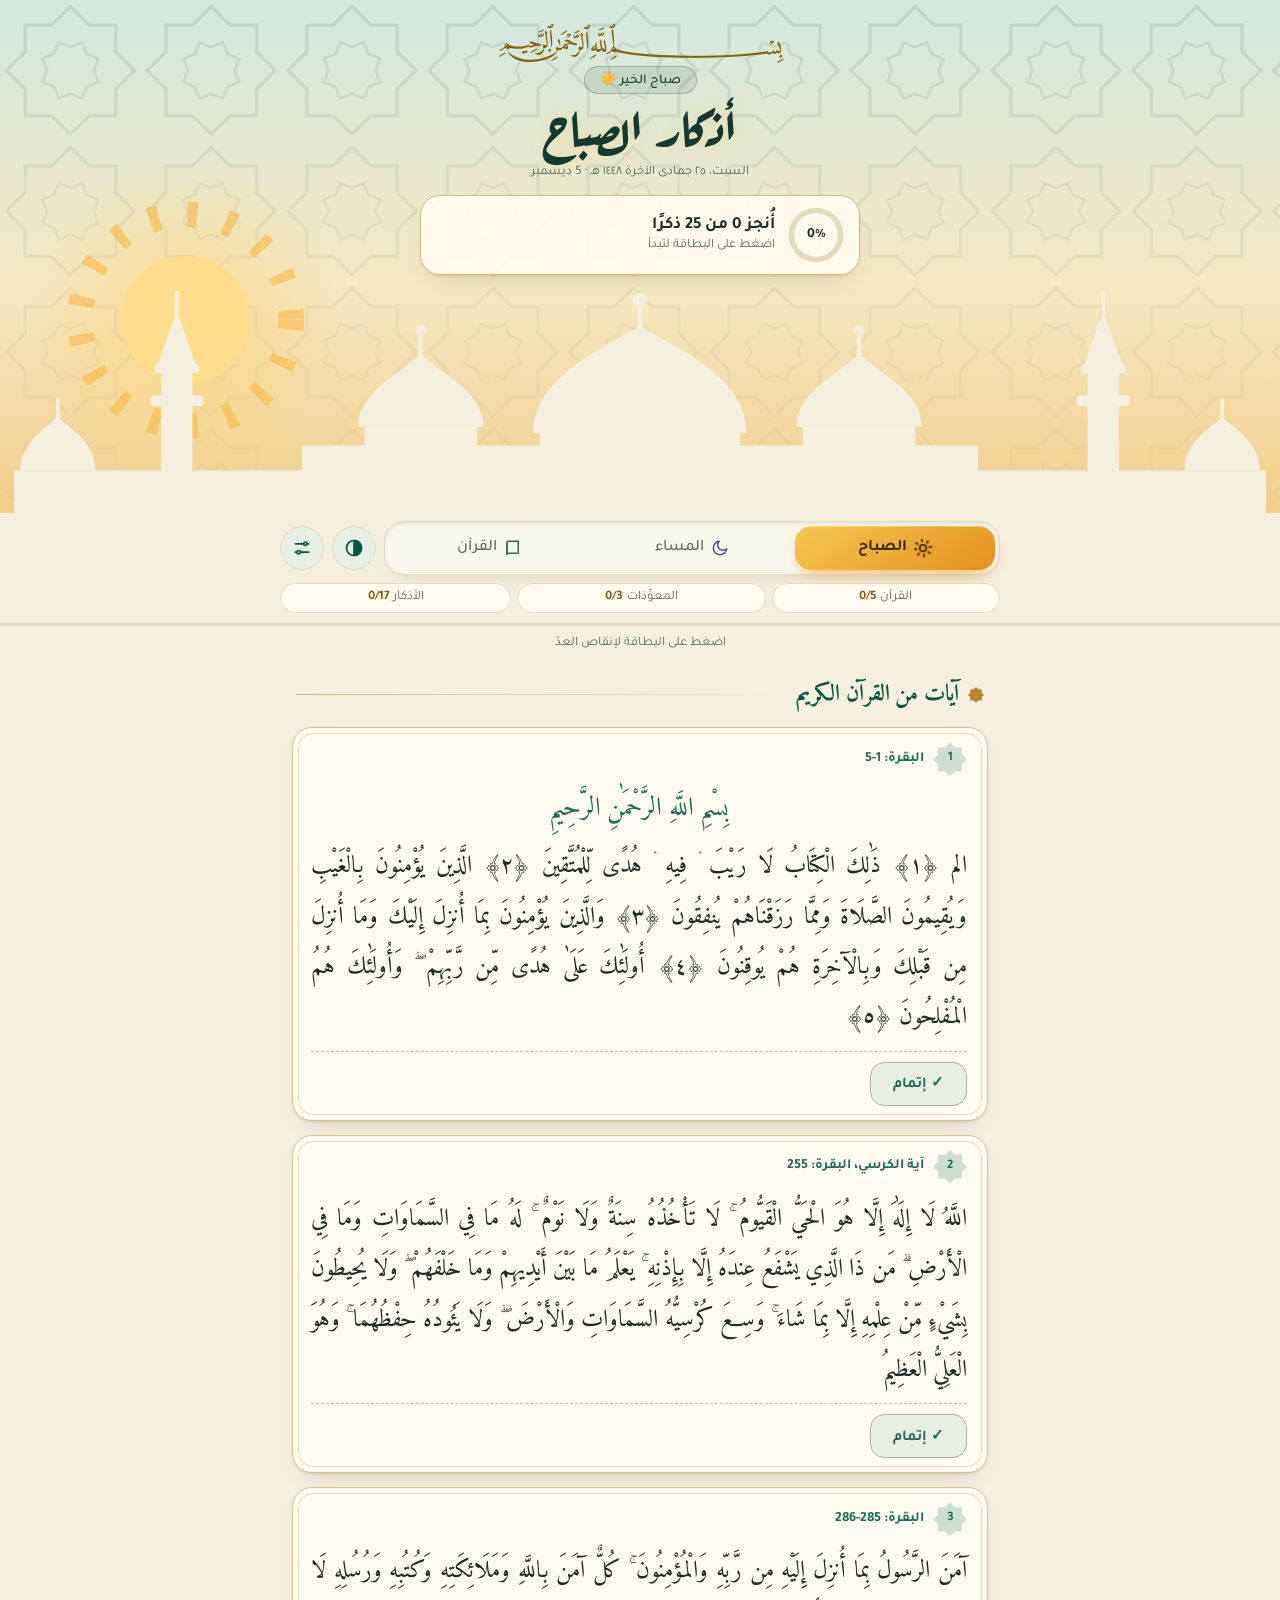
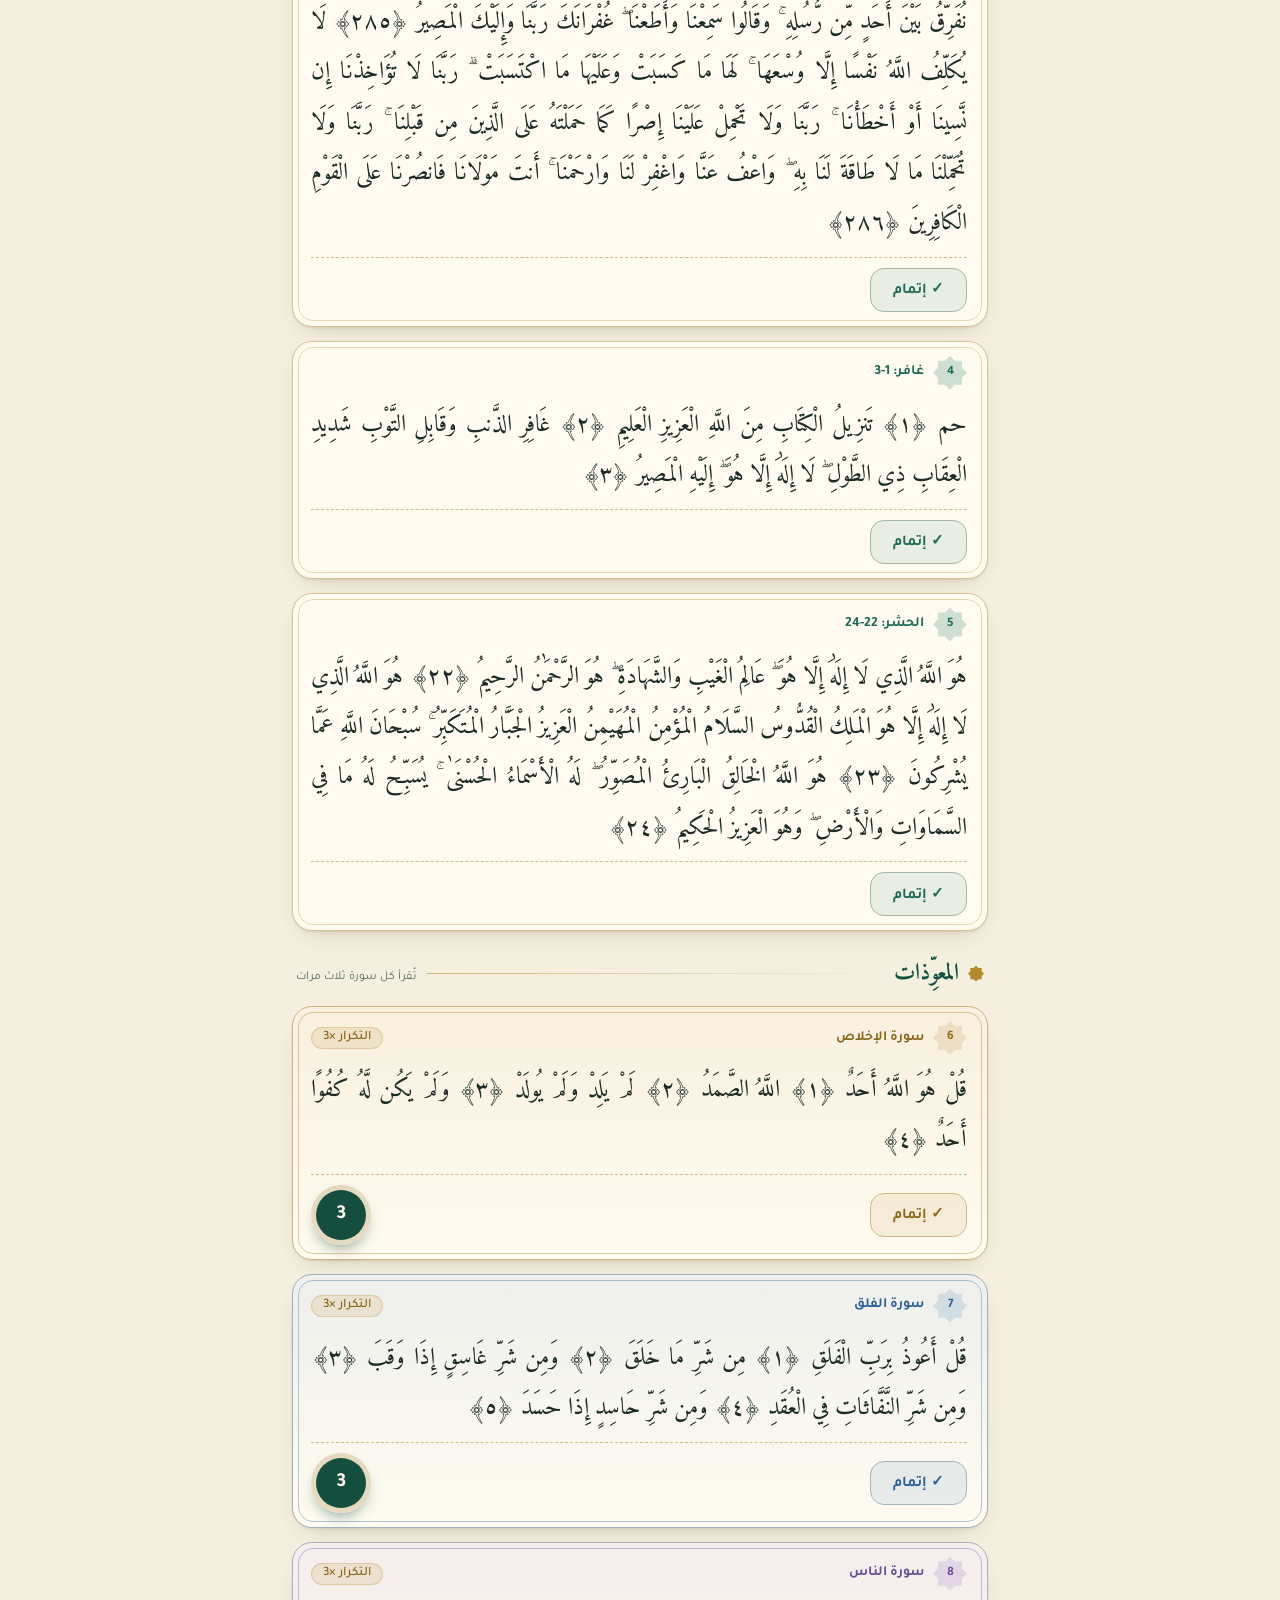
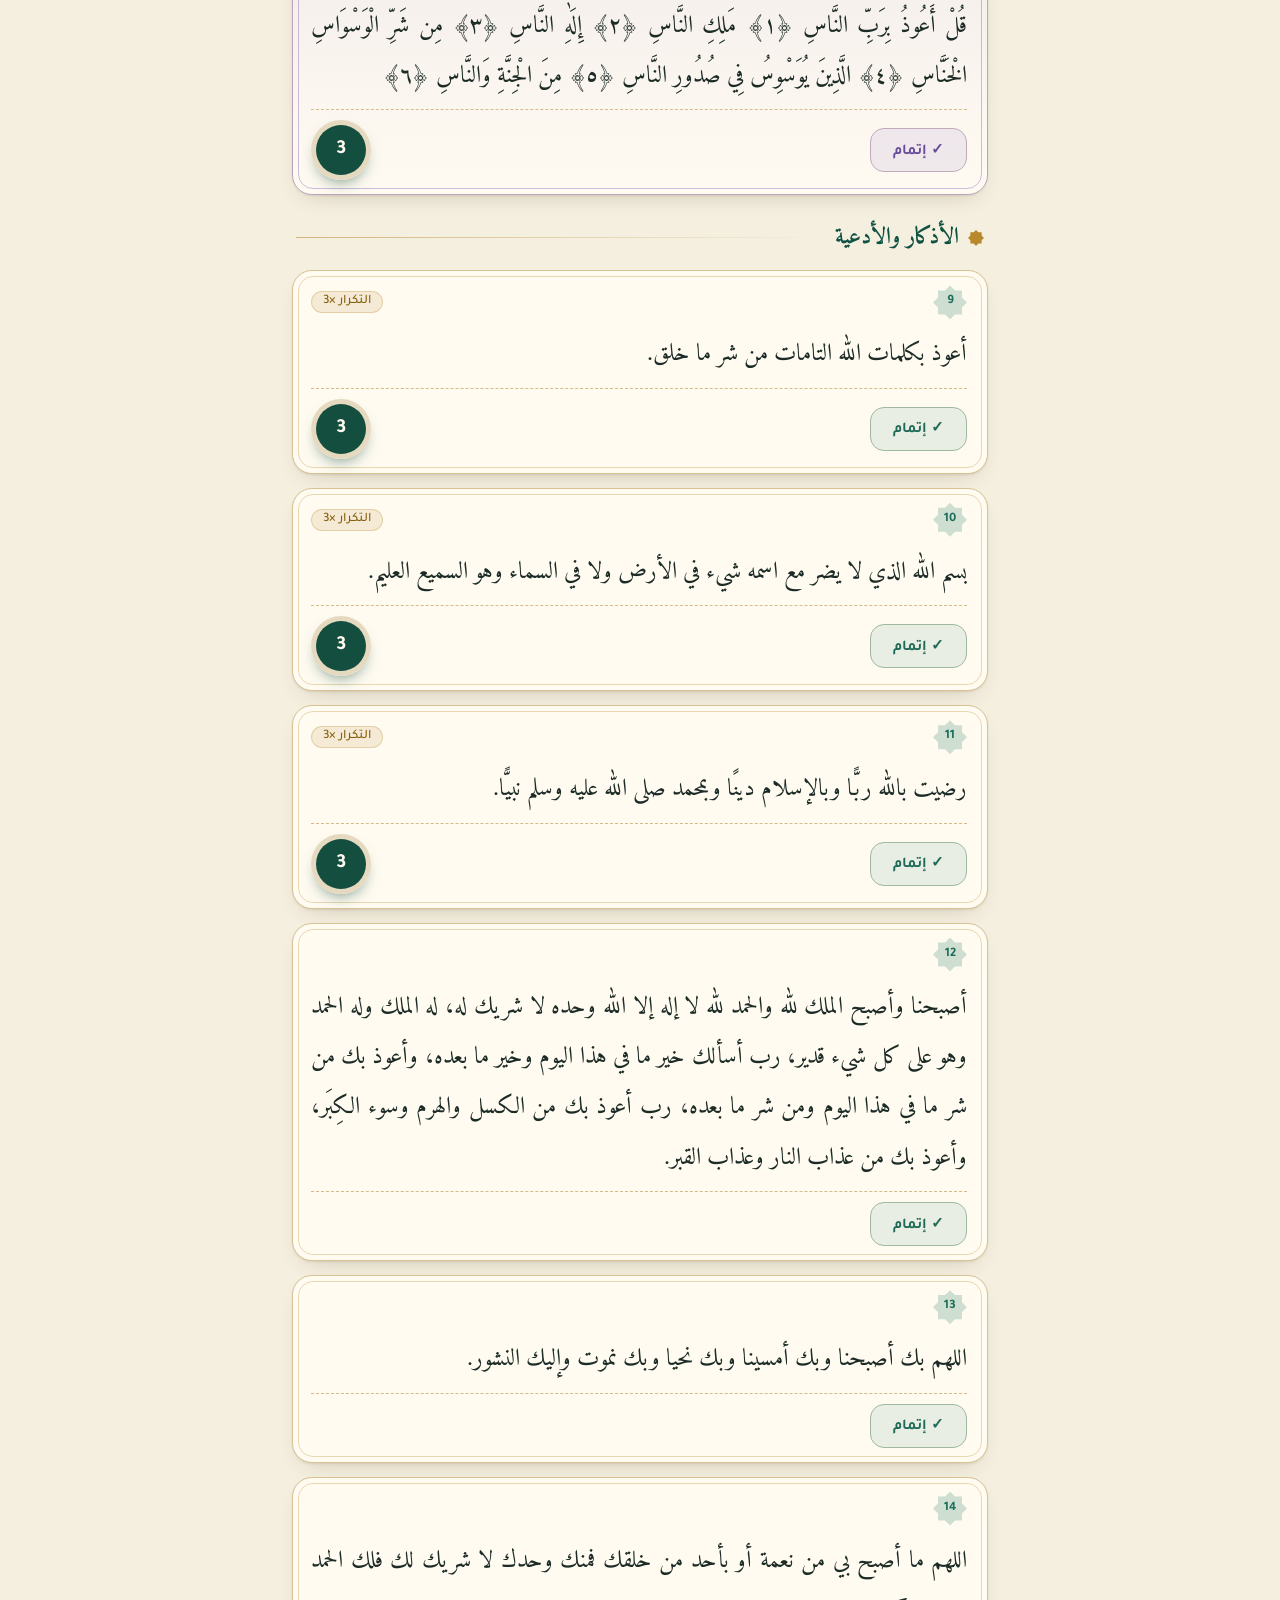
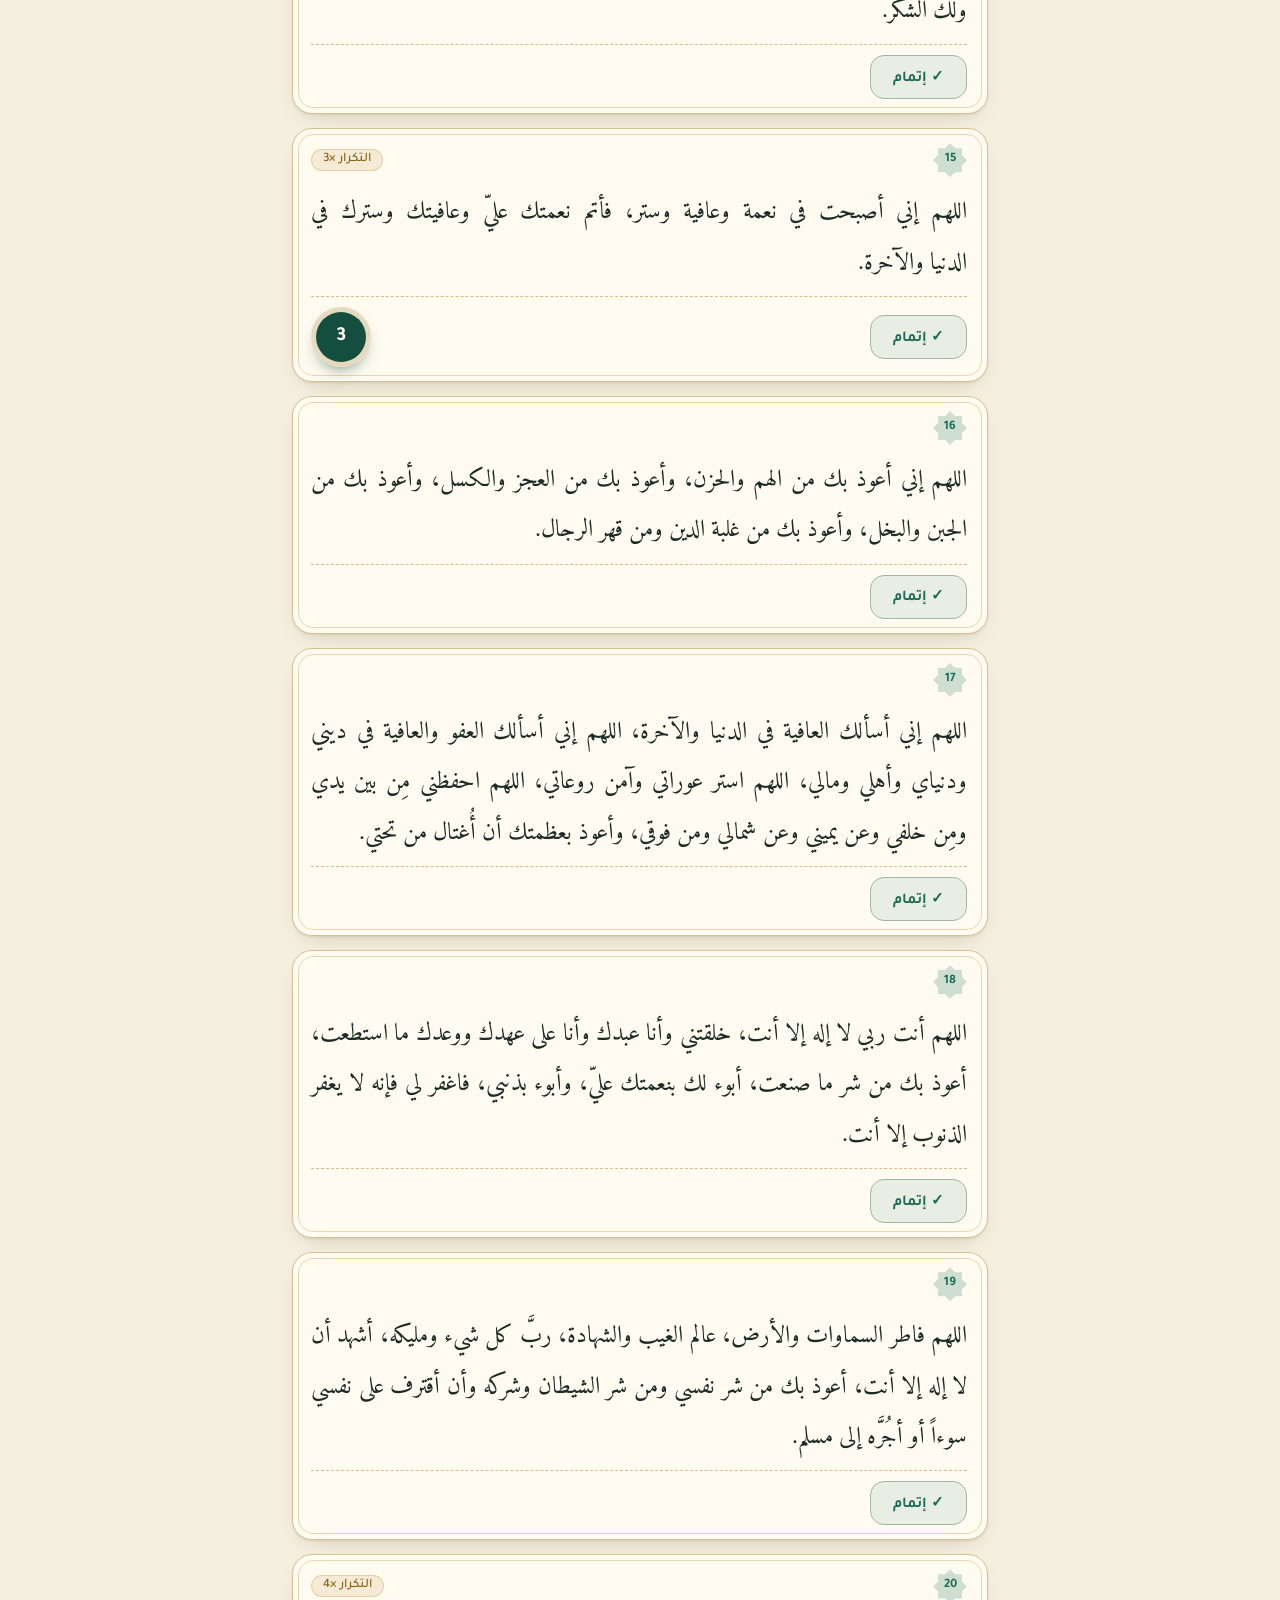
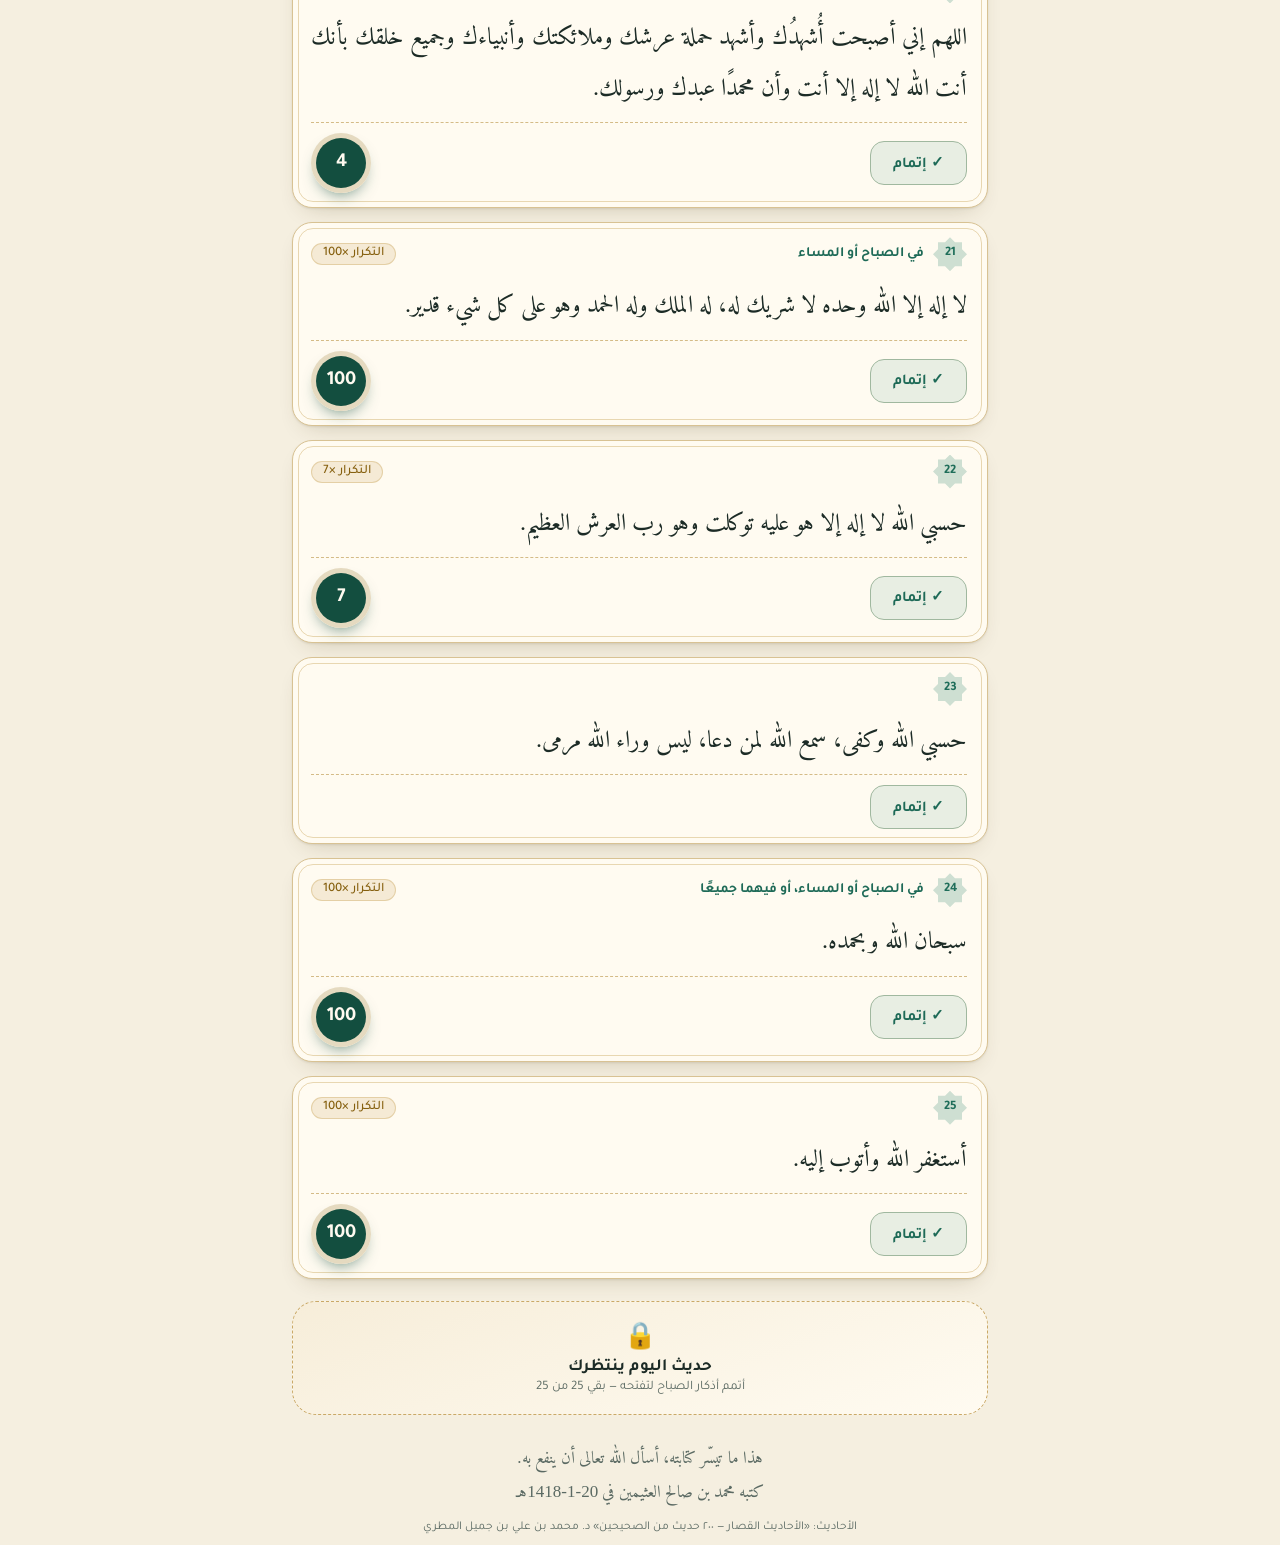
<file: index.html>
<!DOCTYPE html>
<html lang="ar" dir="rtl">
<head>
<meta charset="utf-8">
<meta name="viewport" content="width=device-width, initial-scale=1, viewport-fit=cover">
<meta name="color-scheme" content="light dark">
<meta name="theme-color" content="#f5efe0" id="tc">
<title>الأذكار صباحًا ومساءً</title>
<link rel="stylesheet" href="css/fonts.css">
<link rel="stylesheet" href="css/style.css">
</head>
<body data-m="m">
<header class="hero">
<svg class="sky" viewBox="0 0 400 240" preserveAspectRatio="xMinYMin slice" aria-hidden="true">
<defs>
<pattern id="gp" width="44" height="44" patternUnits="userSpaceOnUse"><path d="M22.00 2.00 L27.86 7.86 L36.14 7.86 L36.14 16.14 L42.00 22.00 L36.14 27.86 L36.14 36.14 L27.86 36.14 L22.00 42.00 L16.14 36.14 L7.86 36.14 L7.86 27.86 L2.00 22.00 L7.86 16.14 L7.86 7.86 L16.14 7.86 Z" fill="none" stroke="currentColor" stroke-width="1"/><path d="M25.64 13.22 L27.14 16.86 L30.78 18.36 L29.27 22.00 L30.78 25.64 L27.14 27.14 L25.64 30.78 L22.00 29.27 L18.36 30.78 L16.86 27.14 L13.22 25.64 L14.73 22.00 L13.22 18.36 L16.86 16.86 L18.36 13.22 L22.00 14.73 Z" fill="none" stroke="currentColor" stroke-width=".8"/></pattern>
<linearGradient id="gf" x1="0" y1="0" x2="0" y2="1"><stop offset="0" stop-color="#fff"/><stop offset=".75" stop-color="#000"/></linearGradient>
<mask id="gm"><rect width="400" height="240" fill="url(#gf)"/></mask>
<radialGradient id="sg"><stop offset="0" stop-color="#ffd36b" stop-opacity=".6"/><stop offset="1" stop-color="#ffd36b" stop-opacity="0"/></radialGradient>
<radialGradient id="mg"><stop offset="0" stop-color="#f4efd6" stop-opacity=".35"/><stop offset="1" stop-color="#f4efd6" stop-opacity="0"/></radialGradient>
</defs>
<rect class="gp" width="400" height="240" fill="url(#gp)" mask="url(#gm)" style="color:var(--hi)"/>
<g class="stars" fill="#fff"><circle cx="150" cy="30" r="1.6"/><circle cx="210" cy="55" r="1.2" style="animation-delay:.6s"/><circle cx="260" cy="22" r="1.8" style="animation-delay:1.1s"/><circle cx="320" cy="60" r="1.3" style="animation-delay:.3s"/><circle cx="360" cy="25" r="1.6" style="animation-delay:1.7s"/><circle cx="110" cy="80" r="1.1" style="animation-delay:2s"/><circle cx="290" cy="95" r="1.2" style="animation-delay:.9s"/><circle cx="385" cy="90" r="1.4" style="animation-delay:1.4s"/><circle cx="180" cy="100" r="1" style="animation-delay:2.4s"/><circle cx="235" cy="120" r="1" style="animation-delay:1.9s"/></g>
<g id="sun"><circle cx="58" cy="100" r="50" fill="url(#sg)"/><g class="rays"><circle cx="58" cy="100" r="33" fill="none" stroke="#f6b73c" stroke-width="8" stroke-dasharray="3 9" opacity=".55"/></g><circle cx="58" cy="100" r="20" fill="#ffd166"/><circle cx="58" cy="100" r="20" fill="#fff" opacity=".25"/></g>
<g id="moon"><circle cx="58" cy="100" r="46" fill="url(#mg)"/><path transform="translate(33 74) scale(2.4)" d="M21 13A9 9 0 1111 3a7 7 0 0010 10z" fill="#f4efd6"/></g>
</svg>
<div class="in"><div class="bis">﷽</div><div class="gt" id="gt"></div><h1 id="ttl"></h1><p class="dt" id="dt"></p>
<div class="strip"><div class="rw"><svg viewBox="0 0 52 52"><circle class="rb" cx="26" cy="26" r="22"/><circle class="rf" id="rg" cx="26" cy="26" r="22" transform="rotate(-90 26 26)"/></svg><b id="pc">0%</b></div>
<div class="st"><b id="sb"></b><small id="sb2"></small></div>
</div></div>
<svg class="skyline" viewBox="0 0 400 72" aria-hidden="true">
<rect x="0" y="58" width="400" height="14"/><rect x="92" y="50" width="216" height="10"/>
<rect x="168" y="46" width="64" height="14"/><path d="M166 46C166 30 182 22 200 12C218 22 234 30 234 46Z"/><rect x="199.2" y="3" width="1.6" height="10"/><circle cx="200" cy="3.6" r="2.4"/>
<rect x="112" y="44" width="36" height="8"/><path d="M110 44C110 34 120 29 130 21C140 29 150 34 150 44Z"/><rect x="129.3" y="13.5" width="1.4" height="8"/><circle cx="130" cy="13.2" r="1.7"/>
<rect x="252" y="44" width="36" height="8"/><path d="M250 44C250 34 260 29 270 21C280 29 290 34 290 44Z"/><rect x="269.3" y="13.5" width="1.4" height="8"/><circle cx="270" cy="13.2" r="1.7"/>
<rect x="47" y="24" width="10" height="36"/><rect x="43.5" y="34" width="17" height="3.4" rx="1"/><rect x="45" y="24" width="14" height="2.8" rx="1"/><path d="M46 24L52 7L58 24Z"/><rect x="51.4" y="0.6" width="1.2" height="7.6"/>
<rect x="343" y="24" width="10" height="36"/><rect x="339.5" y="34" width="17" height="3.4" rx="1"/><rect x="341" y="24" width="14" height="2.8" rx="1"/><path d="M342 24L348 7L354 24Z"/><rect x="347.4" y="0.6" width="1.2" height="7.6"/>
<path d="M2 58C2 50 8 46 14 41C20 46 26 50 26 58Z"/><rect x="13.4" y="35" width="1.2" height="6.5"/>
<path d="M374 58C374 50 380 46 386 41C392 46 398 50 398 58Z"/><rect x="385.4" y="35" width="1.2" height="6.5"/>
</svg>
</header>
<div class="bar" id="bar"><div class="row1"><div class="tabs"><button id="bm"></button><button id="be"></button><button id="bq"></button></div>
<button class="ib" id="th" aria-label="تبديل المظهر"></button><button class="ib" id="gr" aria-label="الإعدادات"></button></div>
<div class="chips" id="ch"></div><div class="prog"><i id="pg"></i></div></div>
<main><p class="hint" id="hint"></p><div id="L"></div><div class="hc" id="hc"></div><div id="Q"></div></main>
<div class="end">هذا ما تيسّر كتابته، أسأل الله تعالى أن ينفع به.<br>كتبه محمد بن صالح العثيمين في 20-1-1418هـ<small>الأحاديث: «الأحاديث القصار — ٢٠٠ حديث من الصحيحين» د. محمد بن علي بن جميل المطري</small></div>

<div class="rd" id="rd"><div class="rdh"><button id="rc" aria-label="إغلاق">✕</button><b id="rt"></b><button id="rm">أ−</button><button id="rp">أ+</button></div><div class="rdb" id="rdb"></div><div class="rdf"><button class="wide dk" id="rdn"></button></div></div>
<div class="ov" id="ov"><div class="sh" id="sh"></div></div>
<script src="js/data-adhkar.js"></script>
<script src="js/data-quran.js"></script>
<script src="js/core.js"></script>
<script src="js/render.js"></script>
<script src="js/theme.js"></script>
<script src="js/history.js"></script>
<script src="js/events.js"></script>
<script src="js/quran-khatma.js"></script>
<script src="js/main.js"></script>
</body>
</html>
</file>
<file: css/fonts.css>
@font-face{font-family:'Amiri';font-weight:400;font-style:normal;font-display:swap;src:url(../fonts/Amiri-400-arabic.woff2) format('woff2');unicode-range:U+0600-06FF,U+200C-200E,U+2010-2011,U+204F,U+2E41,U+FB50-FDFF,U+FE80-FEFC}
@font-face{font-family:'Amiri';font-weight:700;font-style:normal;font-display:swap;src:url(../fonts/Amiri-700-arabic.woff2) format('woff2');unicode-range:U+0600-06FF,U+200C-200E,U+2010-2011,U+204F,U+2E41,U+FB50-FDFF,U+FE80-FEFC}
@font-face{font-family:'Aref Ruqaa';font-weight:700;font-style:normal;font-display:swap;src:url(../fonts/ArefRuqaa-700-arabic.woff2) format('woff2');unicode-range:U+0600-06FF,U+200C-200E,U+2010-2011,U+204F,U+2E41,U+FB50-FDFF,U+FE80-FEFC}
@font-face{font-family:'Tajawal';font-weight:400;font-style:normal;font-display:swap;src:url(../fonts/Tajawal-400-arabic.woff2) format('woff2');unicode-range:U+0600-06FF,U+200C-200E,U+2010-2011,U+204F,U+2E41,U+FB50-FDFF,U+FE80-FEFC}
@font-face{font-family:'Tajawal';font-weight:500;font-style:normal;font-display:swap;src:url(../fonts/Tajawal-500-arabic.woff2) format('woff2');unicode-range:U+0600-06FF,U+200C-200E,U+2010-2011,U+204F,U+2E41,U+FB50-FDFF,U+FE80-FEFC}
@font-face{font-family:'Tajawal';font-weight:700;font-style:normal;font-display:swap;src:url(../fonts/Tajawal-700-arabic.woff2) format('woff2');unicode-range:U+0600-06FF,U+200C-200E,U+2010-2011,U+204F,U+2E41,U+FB50-FDFF,U+FE80-FEFC}
@font-face{font-family:'Tajawal';font-weight:400;font-style:normal;font-display:swap;src:url(../fonts/Tajawal-400-latin.woff2) format('woff2');unicode-range:U+0000-00FF,U+0131,U+0152-0153,U+02BB-02BC,U+02C6,U+02DA,U+02DC,U+2000-206F,U+20AC,U+2122,U+2191,U+2193,U+2212,U+2215,U+FEFF,U+FFFD}
@font-face{font-family:'Tajawal';font-weight:500;font-style:normal;font-display:swap;src:url(../fonts/Tajawal-500-latin.woff2) format('woff2');unicode-range:U+0000-00FF,U+0131,U+0152-0153,U+02BB-02BC,U+02C6,U+02DA,U+02DC,U+2000-206F,U+20AC,U+2122,U+2191,U+2193,U+2212,U+2215,U+FEFF,U+FFFD}
@font-face{font-family:'Tajawal';font-weight:700;font-style:normal;font-display:swap;src:url(../fonts/Tajawal-700-latin.woff2) format('woff2');unicode-range:U+0000-00FF,U+0131,U+0152-0153,U+02BB-02BC,U+02C6,U+02DA,U+02DC,U+2000-206F,U+20AC,U+2122,U+2191,U+2193,U+2212,U+2215,U+FEFF,U+FFFD}@font-face{font-family:'KFGQPC Uthmanic Hafs';font-weight:400;font-style:normal;font-display:swap;src:url(../fonts/KFGQPCUthmanicHafs-400.woff2) format('woff2')}
@font-face{font-family:'Amiri Quran';font-weight:400;font-style:normal;font-display:swap;src:url(../fonts/AmiriQuran-400-arabic.woff2) format('woff2');unicode-range:U+0600-06FF,U+200C-200E,U+2010-2011,U+204F,U+2E41,U+FB50-FDFF,U+FE80-FEFC}
</file>
<file: css/style.css>
:root {
  color-scheme: light;
  --bg: #f5efe0;
  --card: #fffbf1;
  --ink: #1c2b26;
  --mute: #5b6a63;
  --acc: #1f7a63;
  --accd: #0f5242;
  --acc2: #e6efe3;
  --line: #e5dac0;
  --btn: #134e3f;
  --bi: #fffaf0;
  --gold: #b8892b;
  --gold2: #86600f;
  --sh: 0 10px 24px -14px #4a3a1050, 0 1px 2px #4a3a1018;
  --on: #fff;
  --ka: #a9791a;
  --kb: #2f6fb3;
  --kc: #7a55b8;
  --s1: #d3e9e0;
  --s2: #f5e8c4;
  --s3: #f2cf8a;
  --hi: #16392f;
  --hm: #4a665b;
  --hg: #86600f;
  --fs: 24px;
  --bh: 110px;
  box-sizing: border-box;
  padding-top: env(safe-area-inset-top, 0px);
  padding-bottom: env(safe-area-inset-bottom, 0px);
}
body[data-m="e"] {
  --acc: #4756ae;
  --accd: #2a3585;
  --acc2: #e8e9f7;
  --btn: #29337f;
  --s1: #1b2358;
  --s2: #4a4a98;
  --s3: #e7a98b;
  --hi: #fff;
  --hm: #dcdff5;
  --hg: #f2d58f;
}
:root[data-theme="dark"] {
  color-scheme: dark;
  --bg: #0a1411;
  --card: #10201b;
  --ink: #efe8d6;
  --mute: #9fb5ac;
  --acc: #4fc3a1;
  --accd: #9be3cb;
  --acc2: #15302a;
  --line: #223a33;
  --btn: #d9b45a;
  --bi: #17120a;
  --gold: #d9b45a;
  --gold2: #f0d28a;
  --sh: 0 10px 26px -14px #000d, 0 1px 2px #0008;
  --on: #06130f;
  --ka: #e3b955;
  --kb: #7db6f0;
  --kc: #bd9ff2;
  --s1: #0b2220;
  --s2: #16382f;
  --s3: #a97f38;
  --hi: #f6f0dc;
  --hm: #bcd0c7;
  --hg: #f0d28a;
}
:root[data-theme="dark"] body[data-m="e"] {
  --acc: #8e9bf7;
  --accd: #c3cbff;
  --acc2: #1a2044;
  --btn: #aab3ff;
  --bi: #0a0d26;
  --s1: #070a22;
  --s2: #1c2359;
  --s3: #6e4b7b;
  --hi: #fff;
  --hm: #cfd4f2;
  --hg: #f0d28a;
}
@media (prefers-color-scheme: dark) {
  :root:not([data-theme="light"]) {
    color-scheme: dark;
    --bg: #0a1411;
    --card: #10201b;
    --ink: #efe8d6;
    --mute: #9fb5ac;
    --acc: #4fc3a1;
    --accd: #9be3cb;
    --acc2: #15302a;
    --line: #223a33;
    --btn: #d9b45a;
    --bi: #17120a;
    --gold: #d9b45a;
    --gold2: #f0d28a;
    --sh: 0 10px 26px -14px #000d, 0 1px 2px #0008;
    --on: #06130f;
    --ka: #e3b955;
    --kb: #7db6f0;
    --kc: #bd9ff2;
    --s1: #0b2220;
    --s2: #16382f;
    --s3: #a97f38;
    --hi: #f6f0dc;
    --hm: #bcd0c7;
    --hg: #f0d28a;
  }
  :root:not([data-theme="light"]) body[data-m="e"] {
    --acc: #8e9bf7;
    --accd: #c3cbff;
    --acc2: #1a2044;
    --btn: #aab3ff;
    --bi: #0a0d26;
    --s1: #070a22;
    --s2: #1c2359;
    --s3: #6e4b7b;
    --hi: #fff;
    --hm: #cfd4f2;
    --hg: #f0d28a;
  }
}
html {
  background: var(--bg);
  -webkit-text-size-adjust: 100%;
  scroll-padding-top: env(safe-area-inset-top, 0px);
}
* {
  box-sizing: border-box;
  -webkit-tap-highlight-color: transparent;
}
body {
  margin: 0;
  background: var(--bg);
  color: var(--ink);
  font-family: Tajawal, Tahoma, sans-serif;
  touch-action: manipulation;
  transition:
    background 0.4s,
    color 0.4s;
}
button,
input {
  font: inherit;
  color: inherit;
  touch-action: manipulation;
}
button {
  cursor: pointer;
  border: 0;
  background: none;
}
button:focus-visible,
summary:focus-visible,
select:focus-visible {
  outline: 2px solid var(--gold);
  outline-offset: 2px;
}
svg.i {
  width: 20px;
  height: 20px;
  fill: none;
  stroke: currentColor;
  stroke-width: 2;
  stroke-linecap: round;
  stroke-linejoin: round;
}

/* ============ hero ============ */
.hero {
  position: relative;
  text-align: center;
  padding: 16px 14px 0;
  color: var(--hi);
  overflow: hidden;
  background: linear-gradient(180deg, var(--s1) 0%, var(--s2) 56%, var(--s3) 100%);
}
.sky {
  position: absolute;
  inset: 0;
  width: 100%;
  height: 100%;
}
.hero > .in {
  position: relative;
  z-index: 1;
  animation: rise 0.9s cubic-bezier(0.2, 0.7, 0.2, 1) both;
}
@keyframes rise {
  from {
    opacity: 0;
    transform: translateY(10px);
  }
}
.skyline {
  position: relative;
  z-index: 1;
  display: block;
  width: 100%;
  height: auto;
  margin: 14px 0 -1px;
  fill: var(--bg);
  transition: fill 0.4s;
}
#sun,
#moon {
  transition:
    opacity 0.6s,
    transform 0.8s;
}
body[data-m="e"] #sun,
body[data-m="m"] #moon {
  opacity: 0;
  transform: translateY(50px);
}
.rays {
  transform-origin: 58px 100px;
  animation: spin 60s linear infinite;
}
@keyframes spin {
  to {
    transform: rotate(360deg);
  }
}
.stars {
  opacity: 0;
  transition: opacity 0.8s;
}
body[data-m="e"] .stars {
  opacity: 0.95;
}
:root[data-theme="dark"] .stars {
  opacity: 0.5;
}
:root[data-theme="dark"] body[data-m="e"] .stars {
  opacity: 0.95;
}
@media (prefers-color-scheme: dark) {
  :root:not([data-theme="light"]) .stars {
    opacity: 0.5;
  }
  :root:not([data-theme="light"]) body[data-m="e"] .stars {
    opacity: 0.95;
  }
}
.stars circle {
  animation: tw 3.4s ease-in-out infinite;
}
@keyframes tw {
  50% {
    opacity: 0.25;
  }
}
.gp {
  opacity: 0.11;
}
.bis {
  font-family: Amiri, serif;
  font-size: 25px;
  line-height: 1.9;
  color: var(--hg);
}
.gt {
  display: inline-block;
  margin-top: 2px;
  padding: 3px 15px;
  border-radius: 99px;
  background: color-mix(in srgb, var(--hi) 10%, transparent);
  border: 1px solid color-mix(in srgb, var(--hi) 24%, transparent);
  color: var(--hi);
  font-weight: 500;
  font-size: 13.5px;
  backdrop-filter: blur(6px);
  -webkit-backdrop-filter: blur(6px);
}
h1 {
  font-family: "Aref Ruqaa", Amiri, serif;
  font-size: 52px;
  margin: 2px 0 0;
  line-height: 1.3;
  color: var(--hi);
  text-shadow: 0 2px 18px color-mix(in srgb, var(--s3) 55%, transparent);
}
.dt {
  color: var(--hm);
  margin: 2px 0 14px;
  font-size: 13px;
}
.strip {
  max-width: 440px;
  margin: auto;
  display: flex;
  align-items: center;
  gap: 12px;
  color: var(--ink);
  background: color-mix(in srgb, var(--card) 90%, transparent);
  backdrop-filter: blur(10px);
  -webkit-backdrop-filter: blur(10px);
  border: 1px solid color-mix(in srgb, var(--gold) 42%, var(--line));
  border-radius: 20px;
  padding: 10px 14px;
  box-shadow: var(--sh);
  text-align: right;
}
.rw {
  position: relative;
  width: 58px;
  height: 58px;
  flex: none;
}
.rw svg {
  width: 100%;
  height: 100%;
}
.rb,
.rf {
  fill: none;
  stroke-width: 5;
}
.rb {
  stroke: var(--line);
}
.rf {
  stroke: var(--gold);
  stroke-linecap: round;
  stroke-dasharray: 138.2;
  stroke-dashoffset: 138.2;
  transition: stroke-dashoffset 0.5s;
}
.rw b {
  position: absolute;
  inset: 0;
  display: grid;
  place-items: center;
  font-size: 14px;
}
.st {
  flex: 1;
  min-width: 0;
}
.st b {
  display: block;
  font-size: 17px;
}
.st small {
  color: var(--mute);
  font-size: 13px;
}

/* ============ bar ============ */
.bar {
  position: sticky;
  top: 0;
  z-index: 5;
  background: var(--bg);
  padding: calc(env(safe-area-inset-top, 0px) + 8px) 12px 0;
}
.row1 {
  max-width: 720px;
  margin: auto;
  display: flex;
  gap: 8px;
  align-items: center;
}
@media (max-width: 380px) {
  .tabs button {
    gap: 4px;
    font-size: 14px;
  }
  .tabs button svg {
    width: 17px;
    height: 17px;
  }
}
@media (max-width: 340px) {
  .tabs button svg {
    display: none;
  }
  .ib {
    width: 40px;
    height: 40px;
  }
  .row1 {
    gap: 6px;
  }
}
.ib {
  width: 44px;
  height: 44px;
  border-radius: 50%;
  background: var(--acc2);
  border: 1px solid var(--line);
  color: var(--accd);
  display: grid;
  place-items: center;
  flex: none;
  transition: 0.2s;
}
.ib:active {
  transform: scale(0.9) rotate(20deg);
}
.chips {
  max-width: 720px;
  margin: 8px auto 0;
  display: flex;
  gap: 6px;
  overflow-x: auto;
  scrollbar-width: none;
  padding-bottom: 2px;
}
.chips::-webkit-scrollbar {
  display: none;
}
.chips button {
  flex: 1 0 auto;
  padding: 6px 13px;
  border-radius: 99px;
  background: var(--card);
  border: 1px solid var(--line);
  font-size: 13px;
  color: var(--mute);
  white-space: nowrap;
}
.chips button b {
  color: var(--gold2);
  margin-inline-start: 4px;
}
.chips button.ok {
  background: var(--acc);
  border-color: var(--acc);
  color: var(--on);
}
.chips button.ok b {
  color: var(--on);
}
.prog {
  height: 3px;
  margin: 8px -12px 0;
  background: var(--line);
}
.prog i {
  display: block;
  height: 100%;
  width: 0;
  background: linear-gradient(90deg, var(--acc), var(--gold));
  transition: width 0.3s;
}

/* ============ list ============ */
main {
  max-width: 720px;
  margin: 0 auto;
  padding: 10px 12px 8px;
}
.hint {
  text-align: center;
  color: var(--mute);
  font-size: 13px;
  margin: 0 0 6px;
}
.sec {
  display: flex;
  align-items: baseline;
  gap: 9px;
  margin: 22px 4px 12px;
  font-family: Amiri, serif;
  font-size: 23px;
  font-weight: 700;
  color: var(--accd);
  scroll-margin-top: var(--bh);
}
.sec::before {
  content: "";
  width: 16px;
  height: 16px;
  flex: none;
  align-self: center;
  background: var(--gold);
  clip-path: polygon(
    50% 0%,
    64.65% 14.64%,
    85.36% 14.64%,
    85.36% 35.35%,
    100% 50%,
    85.36% 64.65%,
    85.36% 85.36%,
    64.65% 85.36%,
    50% 100%,
    35.35% 85.36%,
    14.64% 85.36%,
    14.64% 64.65%,
    0% 50%,
    14.64% 35.35%,
    14.64% 14.64%,
    35.35% 14.64%
  );
}
.sec::after {
  content: "";
  flex: 1;
  height: 1px;
  background: linear-gradient(90deg, color-mix(in srgb, var(--gold) 45%, var(--line)), transparent);
  align-self: center;
}
.sec small {
  font-family: Tajawal;
  font-size: 12px;
  color: var(--mute);
  font-weight: 400;
  order: 3;
}
.c {
  --ca: var(--acc);
  position: relative;
  background: var(--card);
  border: 1px solid color-mix(in srgb, var(--gold) 30%, var(--line));
  border-radius: 20px;
  padding: 14px 20px 14px 18px;
  margin-bottom: 14px;
  box-shadow: var(--sh);
  cursor: pointer;
  scroll-margin-top: var(--bh);
  -webkit-user-select: none;
  user-select: none;
  transition:
    opacity 0.3s,
    transform 0.2s;
}
.c::before {
  content: "";
  position: absolute;
  inset: 5px;
  border-radius: 15px;
  border: 1px solid color-mix(in srgb, var(--gold) 32%, transparent);
  pointer-events: none;
}
.c:active {
  transform: scale(0.992);
}
.c:focus-visible {
  outline: 2px solid var(--gold);
  outline-offset: 2px;
}
.c[data-k="a"] {
  --ca: var(--ka);
}
.c[data-k="b"] {
  --ca: var(--kb);
}
.c[data-k="c"] {
  --ca: var(--kc);
}
.c[data-k] {
  border-color: color-mix(in srgb, var(--ca) 40%, var(--line));
  background: linear-gradient(180deg, color-mix(in srgb, var(--ca) 8%, var(--card)), var(--card));
}
.c[data-k]::before {
  border-color: color-mix(in srgb, var(--ca) 38%, transparent);
}
.c.done {
  opacity: 0.58;
  cursor: default;
}
.c.done::before {
  border-color: var(--line);
}
.hide .c.done {
  display: none;
}
.c.pop {
  animation: pop 0.5s;
}
@keyframes pop {
  40% {
    box-shadow: 0 0 0 6px color-mix(in srgb, var(--ca) 35%, transparent);
    transform: scale(1.015);
  }
}
.h {
  display: flex;
  align-items: center;
  gap: 9px;
  min-height: 34px;
}
.n {
  display: grid;
  place-items: center;
  width: 34px;
  height: 34px;
  flex: none;
  clip-path: polygon(
    50% 0%,
    64.65% 14.64%,
    85.36% 14.64%,
    85.36% 35.35%,
    100% 50%,
    85.36% 64.65%,
    85.36% 85.36%,
    64.65% 85.36%,
    50% 100%,
    35.35% 85.36%,
    14.64% 85.36%,
    14.64% 64.65%,
    0% 50%,
    14.64% 35.35%,
    14.64% 14.64%,
    35.35% 14.64%
  );
  background: color-mix(in srgb, var(--ca) 22%, var(--card));
  color: color-mix(in srgb, var(--ca) 85%, var(--ink));
  font-size: 13px;
  font-weight: 700;
}
.done .n {
  background: var(--ca);
  color: var(--on);
}
.s {
  color: color-mix(in srgb, var(--ca) 80%, var(--ink));
  font-weight: 700;
  font-size: 14px;
  min-width: 0;
}
.rep {
  margin-inline-start: auto;
  white-space: nowrap;
  flex: none;
  color: var(--gold2);
  font-size: 13px;
  font-weight: 500;
  background: color-mix(in srgb, var(--gold) 14%, transparent);
  border: 1px solid color-mix(in srgb, var(--gold) 28%, transparent);
  padding: 2px 11px;
  border-radius: 99px;
}
.rep:empty {
  display: none;
}
.t {
  font-family: Amiri, serif;
  font-size: var(--fs);
  line-height: 2.1;
  margin: 8px 0 10px;
  text-align: justify;
  text-align-last: right;
  text-wrap: pretty;
}
.bsm {
  font-family: Amiri, serif;
  font-size: calc(var(--fs) + 2px);
  text-align: center;
  color: color-mix(in srgb, var(--ca) 80%, var(--ink));
  margin: 8px 0 0;
  line-height: 1.8;
}
.f {
  display: flex;
  align-items: center;
  justify-content: space-between;
  padding-top: 10px;
  border-top: 1px dashed color-mix(in srgb, var(--gold) 38%, var(--line));
}
.fin {
  min-height: 44px;
  padding: 0 22px;
  border-radius: 14px;
  background: color-mix(in srgb, var(--ca) 10%, transparent);
  color: color-mix(in srgb, var(--ca) 80%, var(--ink));
  border: 1px solid color-mix(in srgb, var(--ca) 35%, var(--line));
  font-weight: 700;
  font-size: 15px;
}
.fin.undo {
  background: none;
  color: var(--mute);
  font-weight: 500;
  border-color: var(--line);
}
.tap {
  position: relative;
  width: 60px;
  height: 60px;
  border-radius: 50%;
  background: conic-gradient(var(--gold) var(--p), var(--line) 0);
  box-shadow: 0 8px 16px -8px color-mix(in srgb, var(--btn) 70%, transparent);
}
.tap::before {
  content: "";
  position: absolute;
  inset: 5px;
  border-radius: 50%;
  background: var(--btn);
}
.tap span {
  position: relative;
  font-size: 20px;
  font-weight: 700;
  color: var(--bi);
}
.tap:active,
.fin:active {
  transform: scale(0.93);
}
.tap.bump {
  animation: bump 0.25s;
}
@keyframes bump {
  50% {
    transform: scale(1.15);
  }
}

/* ============ hadith ============ */
.hc {
  border-radius: 24px;
  padding: 18px 16px;
  margin: 22px 0 0;
  background: linear-gradient(160deg, color-mix(in srgb, var(--gold) 12%, var(--card)), var(--card));
  border: 1px dashed color-mix(in srgb, var(--gold) 60%, var(--line));
  text-align: center;
  position: relative;
}
.hc.on {
  border-style: solid;
  cursor: pointer;
  box-shadow: var(--sh);
}
.hc.on::before {
  content: "";
  position: absolute;
  inset: 5px;
  border-radius: 19px;
  border: 1px solid color-mix(in srgb, var(--gold) 35%, transparent);
  pointer-events: none;
}
.lk {
  display: flex;
  flex-direction: column;
  gap: 2px;
  align-items: center;
}
.lk b {
  font-size: 17px;
}
.lk small {
  color: var(--mute);
  font-size: 13px;
}
.lock {
  font-size: 26px;
  animation: fl 2.4s ease-in-out infinite;
}
@keyframes fl {
  50% {
    transform: translateY(-4px);
  }
}
.hd {
  color: var(--gold2);
  font-weight: 700;
  font-size: 15px;
}
.hn {
  display: inline-block;
  margin: 4px 0;
  padding: 2px 12px;
  border-radius: 99px;
  background: color-mix(in srgb, var(--gold) 14%, transparent);
  color: var(--gold2);
  font-size: 12px;
  font-weight: 700;
}
.ht {
  font-family: Amiri, serif;
  font-size: calc(var(--fs) + 2px);
  line-height: 2.1;
  margin: 6px 0;
  text-wrap: balance;
}
.ht::before {
  content: "❝ ";
  color: var(--gold);
}
.ht::after {
  content: " ❞";
  color: var(--gold);
}
.hr {
  color: var(--accd);
  font-size: 14px;
  font-weight: 500;
}
.hs {
  color: var(--mute);
  font-size: 13px;
}
.hnt {
  margin-top: 8px;
  padding: 8px 12px;
  border-radius: 12px;
  background: var(--acc2);
  color: var(--mute);
  font-size: 13px;
  line-height: 1.8;
  text-align: right;
}

/* ============ footer: source credits ============ */
.end {
  text-align: center;
  color: var(--mute);
  font-family: Amiri, serif;
  font-size: 17px;
  line-height: 2;
  padding: 18px 24px 6px;
  max-width: 560px;
  margin: 0 auto;
}
.end small {
  display: block;
  font-family: Tajawal;
  font-size: 12px;
  margin-top: 6px;
}
body.q .end {
  display: none;
}

/* ============ sheet ============ */
.ov {
  position: fixed;
  inset: 0;
  background: #000a;
  backdrop-filter: blur(3px);
  -webkit-backdrop-filter: blur(3px);
  display: none;
  align-items: flex-end;
  justify-content: center;
  z-index: 30;
}
.ov.on {
  display: flex;
}
.sh {
  background: var(--card);
  width: 100%;
  max-width: 560px;
  border-radius: 28px 28px 0 0;
  border-top: 1px solid color-mix(in srgb, var(--gold) 45%, var(--line));
  padding: 12px 18px calc(18px + env(safe-area-inset-bottom, 0px));
  animation: up 0.28s;
  max-height: 90vh;
  overflow: auto;
}
.sh::before {
  content: "";
  display: block;
  width: 42px;
  height: 4px;
  border-radius: 9px;
  background: var(--line);
  margin: 0 auto 12px;
}
@keyframes up {
  from {
    transform: translateY(40px);
    opacity: 0;
  }
}
.sh h3 {
  margin: 0 0 8px;
  font-size: 19px;
  text-align: center;
}
.sh .hc {
  margin: 8px 0 0;
  cursor: default;
  border-style: solid;
}
.ro {
  display: flex;
  align-items: center;
  justify-content: space-between;
  gap: 12px;
  padding: 12px 0;
  border-bottom: 1px solid var(--line);
}
.ro input[type="range"] {
  flex: 1;
  max-width: 200px;
  accent-color: var(--gold);
}
.seg {
  display: flex;
  background: var(--acc2);
  border: 1px solid var(--line);
  border-radius: 13px;
  padding: 3px;
}
.seg button {
  padding: 7px 12px;
  border-radius: 10px;
  color: var(--accd);
}
.seg button.on {
  background: var(--btn);
  color: var(--bi);
  font-weight: 700;
}
.sw {
  appearance: none;
  -webkit-appearance: none;
  width: 48px;
  height: 28px;
  border-radius: 99px;
  background: var(--line);
  position: relative;
  transition: 0.2s;
  flex: none;
}
.sw::after {
  content: "";
  position: absolute;
  top: 3px;
  inset-inline-start: 3px;
  width: 22px;
  height: 22px;
  border-radius: 50%;
  background: #fff;
  box-shadow: 0 1px 3px #0004;
  transition: 0.2s;
}
.sw:checked {
  background: var(--acc);
}
.sw:checked::after {
  inset-inline-start: 23px;
}
.wide {
  display: block;
  width: 100%;
  margin-top: 12px;
  min-height: 46px;
  border-radius: 14px;
  background: var(--acc2);
  border: 1px solid var(--line);
  color: var(--accd);
  font-weight: 700;
}
.wide.dk {
  background: var(--btn);
  border-color: var(--btn);
  color: var(--bi);
}
.acts {
  display: grid;
  grid-template-columns: 1fr 1fr;
  gap: 8px;
}
details {
  border: 1px solid var(--line);
  border-radius: 14px;
  margin-top: 8px;
  overflow: hidden;
}
summary {
  padding: 12px 14px;
  cursor: pointer;
  font-weight: 500;
  list-style: none;
  display: flex;
  gap: 8px;
  align-items: center;
}
summary::-webkit-details-marker {
  display: none;
}
summary b {
  color: var(--gold2);
  flex: none;
}
summary span {
  overflow: hidden;
  text-overflow: ellipsis;
  white-space: nowrap;
  font-family: Amiri, serif;
  font-size: 17px;
}
details .hc {
  margin: 0;
  border: 0;
  border-top: 1px dashed var(--line);
  border-radius: 0;
}
.cf {
  position: fixed;
  width: 7px;
  height: 7px;
  border-radius: 2px;
  z-index: 50;
  pointer-events: none;
  animation: cf 0.9s ease-out forwards;
}
@keyframes cf {
  to {
    transform: translate(var(--x), var(--y)) rotate(360deg);
    opacity: 0;
  }
}
@media (prefers-reduced-motion: reduce) {
  * {
    animation: none !important;
    transition: none !important;
  }
}

/* ============ quran ============ */
body.q #L,
body.q #hc,
body.q #ch,
body.q #hint {
  display: none;
}
body:not(.q) #Q {
  display: none;
}
.qc {
  background: linear-gradient(160deg, color-mix(in srgb, var(--gold) 12%, var(--card)), var(--card));
  border: 1px solid color-mix(in srgb, var(--gold) 40%, var(--line));
  border-radius: 22px;
  padding: 14px 16px;
  margin-bottom: 12px;
  box-shadow: var(--sh);
}
.qc h2 {
  margin: 0 0 2px;
  font-family: Amiri, serif;
  font-size: 25px;
  color: var(--accd);
}
.qc small {
  color: var(--mute);
  font-size: 13px;
}
.qbar {
  height: 8px;
  border-radius: 9px;
  background: var(--line);
  overflow: hidden;
  margin-top: 10px;
}
.qbar i {
  display: block;
  height: 100%;
  background: linear-gradient(90deg, var(--acc), var(--gold));
  transition: width 0.4s;
}
.qp {
  display: flex;
  align-items: center;
  gap: 12px;
  background: var(--card);
  border: 1px solid color-mix(in srgb, var(--gold) 28%, var(--line));
  border-radius: 20px;
  padding: 12px 14px;
  margin-bottom: 10px;
  box-shadow: var(--sh);
  cursor: pointer;
  transition:
    opacity 0.3s,
    transform 0.1s;
}
.qp:active {
  transform: scale(0.99);
}
.qp .pi {
  width: 46px;
  height: 46px;
  border-radius: 15px;
  display: grid;
  place-items: center;
  background: color-mix(in srgb, var(--gold) 14%, var(--card));
  font-size: 24px;
  flex: none;
}
.qp .qt {
  flex: 1;
  min-width: 0;
}
.qp .qt b {
  display: block;
  font-size: 17px;
}
.qp .qt small {
  color: var(--mute);
  font-size: 13px;
  display: block;
  line-height: 1.6;
}
.qp .go {
  padding: 9px 16px;
  border-radius: 12px;
  background: var(--btn);
  color: var(--bi);
  font-weight: 700;
  font-size: 14px;
  flex: none;
}
.qp.done {
  opacity: 0.58;
}
.qp.done .go {
  background: var(--acc2);
  color: var(--accd);
}
.qp.nx {
  border-color: var(--gold);
  box-shadow:
    0 0 0 3px color-mix(in srgb, var(--gold) 28%, transparent),
    var(--sh);
}
.rd {
  position: fixed;
  inset: 0;
  z-index: 40;
  background: var(--bg);
  display: none;
  flex-direction: column;
  padding-top: env(safe-area-inset-top, 0px);
}
.rd.on {
  display: flex;
}
.rdh {
  display: flex;
  align-items: center;
  gap: 8px;
  padding: 8px 12px;
  border-bottom: 1px solid color-mix(in srgb, var(--gold) 35%, var(--line));
}
.rdh b {
  flex: 1;
  text-align: center;
  font-size: 16px;
}
.rdh button {
  min-width: 44px;
  height: 44px;
  border-radius: 50%;
  background: var(--acc2);
  border: 1px solid var(--line);
  color: var(--accd);
  font-weight: 700;
}
.rdb {
  flex: 1;
  overflow: auto;
  padding: 8px 18px 28px;
  font-family: "KFGQPC Uthmanic Hafs", "Amiri Quran", Amiri, serif;
  font-size: calc(var(--fs) + 6px);
  line-height: 2.3;
  text-align: justify;
  text-align-last: center;
}
.pgs {
  text-align: center;
  color: var(--mute);
  font:
    500 13px Tajawal,
    sans-serif;
  margin: 16px 0 8px;
  display: flex;
  align-items: center;
  gap: 10px;
}
.pgs::before,
.pgs::after {
  content: "";
  flex: 1;
  height: 1px;
  background: var(--line);
}
.sn {
  margin: 18px 0 6px;
  padding: 6px 10px;
  text-align: center;
  border-radius: 12px;
  color: var(--accd);
  background: linear-gradient(90deg, transparent, var(--acc2) 25%, var(--acc2) 75%, transparent);
  box-shadow:
    inset 0 0 0 3px var(--bg),
    inset 0 0 0 4px var(--gold);
}
.bq {
  text-align: center;
  color: var(--accd);
}
.an {
  color: var(--gold);
  margin: 0 3px;
}
.sn {
  font-family: "Amiri Quran", Amiri, serif;
  font-size: calc(var(--fs) + 2px);
}
.rdf {
  padding: 10px 14px calc(10px + env(safe-area-inset-bottom, 0px));
  border-top: 1px solid var(--line);
}
.rdf .wide {
  margin: 0;
}
.ro select {
  padding: 8px 10px;
  border-radius: 10px;
  border: 1px solid var(--line);
  background: var(--card);
  color: var(--ink);
}

/* ============ عام ============ */
[hidden] {
  display: none !important;
}
.wide:disabled {
  opacity: 0.4;
  cursor: default;
}
@media (max-width: 400px) {
  .tabs button svg {
    display: none;
  }
  .ib {
    width: 40px;
    height: 40px;
  }
  .row1 {
    gap: 6px;
  }
}

/* ============ شريط التبويبات (الصباح / المساء / القرآن) ============ */
.tabs {
  --t1: #f4c24a;
  --t2: #e08a1e;
  --tx: #3a2504;
  --glow: #e08a1e;
  flex: 1;
  min-width: 0;
  display: grid;
  grid-template-columns: repeat(3, minmax(0, 1fr));
  gap: 3px;
  padding: 4px;
  border-radius: 20px;
  background: color-mix(in srgb, var(--card) 70%, var(--acc2));
  border: 1px solid var(--line);
  box-shadow:
    inset 0 2px 5px -2px #4a3a1030,
    0 8px 20px -14px #4a3a1055;
}
.tabs button {
  position: relative;
  min-width: 0;
  min-height: 44px;
  padding: 0 4px;
  border-radius: 16px;
  white-space: nowrap;
  display: flex;
  align-items: center;
  justify-content: center;
  gap: 7px;
  font-weight: 500;
  color: var(--mute);
  background: transparent;
  transition:
    background 0.3s,
    color 0.3s,
    box-shadow 0.3s,
    transform 0.15s;
}
.tabs button:active {
  transform: scale(0.95);
}
.tabs button svg {
  width: 18px;
  height: 18px;
  flex: none;
  transition: transform 0.35s cubic-bezier(0.3, 1.6, 0.5, 1);
}
/* ألوان كل تبويب */
#bm { --t1: #f6c850; --t2: #e58f1f; --tx: #3b2605; --glow: #e58f1f; }
#be { --t1: #5563c9; --t2: #29337f; --tx: #fff; --glow: #3a47a8; }
#bq { --t1: #2f9b7e; --t2: #134e3f; --tx: #fff; --glow: #1f7a63; }
.tabs button:not(.on) svg {
  color: var(--t2);
  opacity: 0.85;
}
.tabs button.on {
  color: var(--tx);
  font-weight: 700;
  background: linear-gradient(145deg, var(--t1), var(--t2));
  box-shadow:
    0 8px 16px -8px color-mix(in srgb, var(--glow) 85%, transparent),
    inset 0 1px 0 #ffffff55;
}
.tabs button.on svg {
  transform: scale(1.12) rotate(-8deg);
  filter: drop-shadow(0 1px 1px #0003);
}
:root[data-theme="dark"] .tabs {
  box-shadow:
    inset 0 2px 6px -2px #000a,
    0 8px 20px -14px #000c;
}
:root[data-theme="dark"] #bm { --t1: #f3d788; --t2: #d9a23f; --tx: #2a1a02; --glow: #d9a23f; }
:root[data-theme="dark"] #be { --t1: #bcc4ff; --t2: #7f8bea; --tx: #0a0d26; --glow: #8e9bf7; }
:root[data-theme="dark"] #bq { --t1: #7fe0c0; --t2: #3fae8e; --tx: #06130f; --glow: #4fc3a1; }
@media (prefers-color-scheme: dark) {
  :root:not([data-theme="light"]) .tabs {
    box-shadow:
      inset 0 2px 6px -2px #000a,
      0 8px 20px -14px #000c;
  }
  :root:not([data-theme="light"]) #bm { --t1: #f3d788; --t2: #d9a23f; --tx: #2a1a02; --glow: #d9a23f; }
  :root:not([data-theme="light"]) #be { --t1: #bcc4ff; --t2: #7f8bea; --tx: #0a0d26; --glow: #8e9bf7; }
  :root:not([data-theme="light"]) #bq { --t1: #7fe0c0; --t2: #3fae8e; --tx: #06130f; --glow: #4fc3a1; }
}
/* الشاشات الضيقة: الأيقونة تظهر للتبويب النشط فقط */
@media (max-width: 400px) {
  .tabs button { gap: 5px; font-size: 14px; }
  .tabs button:not(.on) svg { display: none; }
  .tabs button.on svg { display: block; width: 16px; height: 16px; }
}

/* ===== تخصيص الورد ===== */
.qset{display:block;width:100%;margin-top:10px;min-height:42px;border-radius:13px;background:var(--acc2);border:1px solid var(--line);color:var(--accd);font-weight:700}
.stp{display:flex;align-items:center;gap:6px}
.stp button{width:40px;height:40px;border-radius:12px;background:var(--btn);color:var(--bi);font-size:22px;font-weight:700;line-height:1}
.stp input,.qnum{width:68px;height:40px;text-align:center;border-radius:12px;border:1px solid var(--line);background:var(--card);color:var(--ink);font:inherit;font-weight:700;font-size:18px}
.qnum{width:90px}
.ro.col{flex-direction:column;align-items:stretch}
.ro.col>span small{color:var(--mute);font-size:12px}
.qchips{display:flex;flex-wrap:wrap;gap:8px;padding:10px 0}
.ro.col .qchips{padding:0}
.qchips button{padding:9px 14px;border-radius:12px;background:var(--acc2);border:1px solid var(--line);color:var(--accd);font-weight:600;min-height:40px}
.qchips button.on{background:var(--btn);border-color:var(--btn);color:var(--bi);font-weight:700}
.qpv{margin:10px 2px 0;padding:10px 12px;border-radius:14px;background:var(--acc2);color:var(--accd);font-size:14px;line-height:1.9;text-align:center}
.wide:disabled{opacity:.5}

/* ===== صفحة ورد القرآن — التصميم الجديد ===== */
body.q .hero,body.q .bar{display:none}
body.q main{padding:0}
.qpage{padding-bottom:30px}
.qhero{position:relative;overflow:hidden;text-align:center;padding:24px 16px 58px;background:linear-gradient(180deg,color-mix(in srgb,var(--gold) 16%,var(--bg)),var(--bg))}
.qsky{position:absolute;inset:0;width:100%;height:100%;color:var(--gold);pointer-events:none}
.qback{position:absolute;left:14px;top:14px;width:46px;height:46px;border-radius:50%;background:var(--card);box-shadow:var(--sh);color:var(--accd);display:grid;place-items:center;z-index:2}
.qi{width:22px;height:22px;display:block}
.qh{position:relative}
.qh h1{margin:8px 0 2px;font:700 32px/1.35 Amiri,serif;color:var(--accd);display:flex;gap:8px;align-items:center;justify-content:center}
.qh h1 .qi{width:38px;height:38px;color:var(--gold2)}
.qh p{margin:0 0 10px;color:var(--mute);font-size:18px}
.qv{font:400 22px/1.8 "KFGQPC Uthmanic Hafs","Amiri Quran",Amiri,serif;color:var(--accd)}
.qv small{display:block;font:400 13px Tajawal,sans-serif;color:var(--mute);margin-top:-4px}
.qcfg{position:relative;z-index:2;margin:-32px 10px 0;padding:10px;border-radius:26px;background:var(--card);border:1px solid var(--line);box-shadow:var(--sh);display:flex;gap:8px;align-items:center}
.qcell{flex:1;min-width:0;display:flex;align-items:center;gap:6px;min-height:60px;padding:6px 8px;border-radius:18px;background:color-mix(in srgb,var(--acc2) 45%,var(--card));border:1px solid var(--line);text-align:right;color:var(--ink)}
.qcell .qct{flex:1;min-width:0;display:flex;flex-direction:column}
.qcell small{font-size:11px;line-height:1.3;color:var(--mute)}
.qcell b{font-size:15.5px;color:var(--accd);white-space:nowrap}
.qchev{width:15px;height:15px;color:var(--mute);flex:none}
.qcic{width:32px;height:32px;border-radius:50%;background:var(--acc2);color:var(--accd);display:grid;place-items:center;flex:none}
.qcic .qi{width:18px;height:18px}
.qgear{width:44px;height:44px;border-radius:50%;background:var(--acc2);border:1px solid var(--line);color:var(--accd);display:grid;place-items:center;flex:none}
.qprog{margin:14px 10px 0;padding:16px 14px;border-radius:26px;background:var(--card);border:1px solid var(--line);box-shadow:var(--sh);display:flex;align-items:center;gap:12px}
.qring{position:relative;width:68px;height:68px;flex:none}
.qring svg{width:100%;height:100%;transform:rotate(-90deg)}
.qring .tr{stroke:var(--line)}
.qring .fl{stroke:var(--acc);transition:stroke-dashoffset .5s}
.qring b{position:absolute;inset:0;display:grid;place-items:center;font-size:16px;color:var(--accd)}
.qpt{flex:1;min-width:0}
.qpt h2{margin:0;font-size:21px;color:var(--accd)}
.qpt p{margin:2px 0 8px;color:var(--mute);font-size:14px}
.qpt small{display:block;margin-top:6px;color:var(--mute);font-size:13px;text-align:end}
.qbook{width:84px;flex:none}
.qsec,.qft{display:flex;align-items:center;gap:10px;margin:22px 16px 12px;color:var(--gold)}
.qsec i,.qft i{flex:1;height:1px;background:var(--line)}
.qsec h3{margin:0;font-size:20px;color:var(--accd)}
.qft span{color:var(--mute);font-size:15px}
.orn{width:14px;height:14px;flex:none}
.qr{display:flex;align-items:center;gap:9px;margin:0 10px 10px;padding:11px 12px;border-radius:22px;background:var(--card);border:1px solid var(--line);box-shadow:var(--sh);cursor:pointer;transition:opacity .3s}
.qr.nx{border-color:var(--gold);box-shadow:0 0 0 3px color-mix(in srgb,var(--gold) 22%,transparent),var(--sh)}
.qr.done{opacity:.62}
.qpn{font-size:16.5px;color:var(--accd);flex:none;min-width:40px}
.qri{width:46px;height:46px;flex:none}
.qri svg{width:100%;height:100%;display:block}
.qsep{width:1px;align-self:stretch;margin:4px 0;background:var(--line);flex:none}
.qrt{flex:1;min-width:0;display:flex;flex-direction:column;gap:1px;text-align:right}
.qrt b{font-size:15.5px;color:var(--ink)}
.qrt small{color:var(--mute);font-size:12.5px}
.qrt em{font-style:normal;font-size:12px;color:var(--gold2)}
.qgo{display:flex;align-items:center;gap:5px;padding:9px 11px;border-radius:999px;background:var(--acc2);color:var(--accd);font-weight:700;font-size:13.5px;flex:none;white-space:nowrap}
.qgo .qi{width:17px;height:17px}
.qmeta{text-align:center;color:var(--mute);font-size:13px;margin:6px 16px 0}
@media (max-width:420px){.qcell .qchev,.qgo .qchev{display:none}.qpn{min-width:36px;font-size:15px}}

/* ===== صفحة تخصيص الورد ===== */
.qcp{position:fixed;inset:0;z-index:50;background:var(--bg);overflow:auto;display:none;padding-top:env(safe-area-inset-top,0px)}
.qcp.on{display:block}
.qcw{position:relative;max-width:560px;margin:0 auto;padding:14px 14px calc(24px + env(safe-area-inset-bottom,0px))}
.qcsky{position:absolute;top:0;left:0;width:100%;height:160px;color:var(--gold);pointer-events:none}
.qch{position:relative;display:flex;align-items:center;gap:6px;margin-bottom:14px}
.qcbk{width:64px;flex:none}
.qtt{flex:1;min-width:0;text-align:center}
.qtr{display:flex;align-items:center;justify-content:center;gap:4px}
.qtr h2{margin:0;font:700 26px/1.4 Amiri,serif;color:var(--accd)}
.lf{width:30px;height:30px;flex:none}
.lf.flip{transform:scaleX(-1)}
.lf.sm{width:22px;height:22px}
.qdv{display:flex;align-items:center;gap:6px;color:var(--gold);margin-top:2px}
.qdv i{flex:1;height:1px;background:color-mix(in srgb,var(--gold) 55%,transparent)}
.qcb{width:44px;height:44px;border-radius:13px;background:var(--btn);color:var(--bi);display:grid;place-items:center;flex:none;box-shadow:var(--sh)}
.qcard{background:var(--card);border:1px solid var(--line);border-radius:22px;padding:14px;margin-bottom:12px;box-shadow:var(--sh)}
.qcard.row{display:flex;align-items:center;justify-content:space-between;gap:10px}
.ql{font-size:17px;font-weight:700;color:var(--ink)}
.qstp{display:flex;align-items:center;gap:8px}
.qstp button{width:46px;height:46px;border-radius:14px;background:linear-gradient(180deg,color-mix(in srgb,var(--btn) 82%,#fff),var(--btn));color:var(--bi);font-size:26px;font-weight:700;line-height:1}
.qstp input,.qnum{width:84px;height:46px;text-align:center;border-radius:14px;border:1px solid var(--line);background:color-mix(in srgb,var(--acc2) 45%,var(--card));color:var(--ink);font:700 20px Tajawal,sans-serif}
.qqh{display:flex;align-items:center;gap:8px}
.qqh b{font-size:19px;color:var(--accd)}
.qqh .qi{color:var(--gold);width:22px;height:22px}
.qhint{margin:4px 0 12px;color:var(--mute);font-size:13px}
.qpch{display:flex;flex-wrap:wrap;gap:8px}
.qpch button{flex:1 1 auto;min-width:74px;display:flex;align-items:center;justify-content:center;gap:6px;min-height:46px;padding:8px 14px;border-radius:16px;background:var(--acc2);border:1px solid var(--line);color:var(--accd);font-weight:700;font-size:15px}
.qpch button.on{background:linear-gradient(180deg,color-mix(in srgb,var(--btn) 82%,#fff),var(--btn));border-color:var(--btn);color:var(--bi)}
.qpvc{position:relative;text-align:center;padding:16px 36px 14px;margin-bottom:14px;border-radius:20px;background:color-mix(in srgb,var(--acc2) 65%,var(--card));border:1px solid color-mix(in srgb,var(--acc) 25%,var(--line))}
.qpvc>b{font-size:16.5px;color:var(--ink)}
.qpvc p{margin:8px 0 0;color:var(--mute);font-size:14.5px;line-height:2}
.qpvc .lf.cl,.qpvc .lf.cr{position:absolute;bottom:6px;width:34px;height:34px;opacity:.8}
.qpvc .lf.cl{left:6px}.qpvc .lf.cr{right:6px}
.qsv,.qcn{display:flex;align-items:center;justify-content:center;gap:10px;width:100%;min-height:54px;border-radius:16px;font-weight:700;font-size:18px;margin-top:10px}
.qsv{background:linear-gradient(180deg,color-mix(in srgb,var(--btn) 82%,#fff),var(--btn));color:var(--bi)}
.qsv:disabled{opacity:.5}
.qcn{background:var(--acc2);color:var(--accd);border:1px solid var(--line)}
.qbt{display:flex;align-items:center;gap:10px;margin:20px 6px 0;color:var(--gold)}
.qbt i{flex:1;height:1px;background:var(--line)}
.qbt .orn{width:26px;height:26px}
</file>
